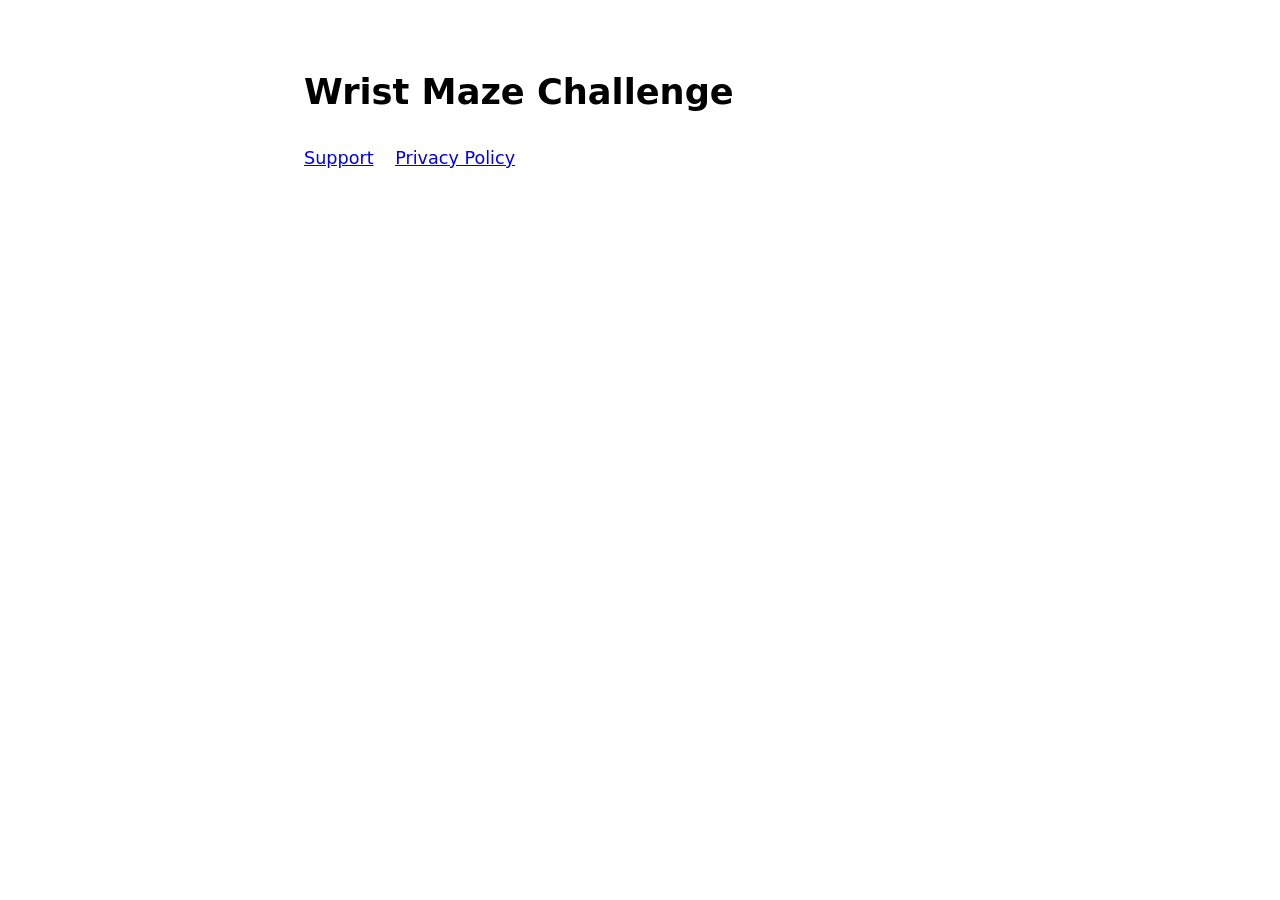
<file: index.html>
<!doctype html>
<html lang="en">
<head>
  <meta charset="utf-8">
  <meta name="viewport" content="width=device-width, initial-scale=1">
  <title>Wrist Maze Challenge by NinjaTom Apps</title>
  <link rel="canonical" href="https://ninjatomonline.github.io/nttd-wristmaze-site/">
  <style>
    body { margin: 4rem auto; max-width: 42rem; padding: 0 1.5rem; font: 1.1rem/1.6 system-ui, sans-serif; }
    a { margin-right: 1rem; }
  </style>
</head>
<body>
  <main>
    <h1>Wrist Maze Challenge</h1>
    <nav aria-label="App information">
      <a href="support.html">Support</a>
      <a href="privacy.html">Privacy Policy</a>
    </nav>
  </main>
</body>
</html>
</file>
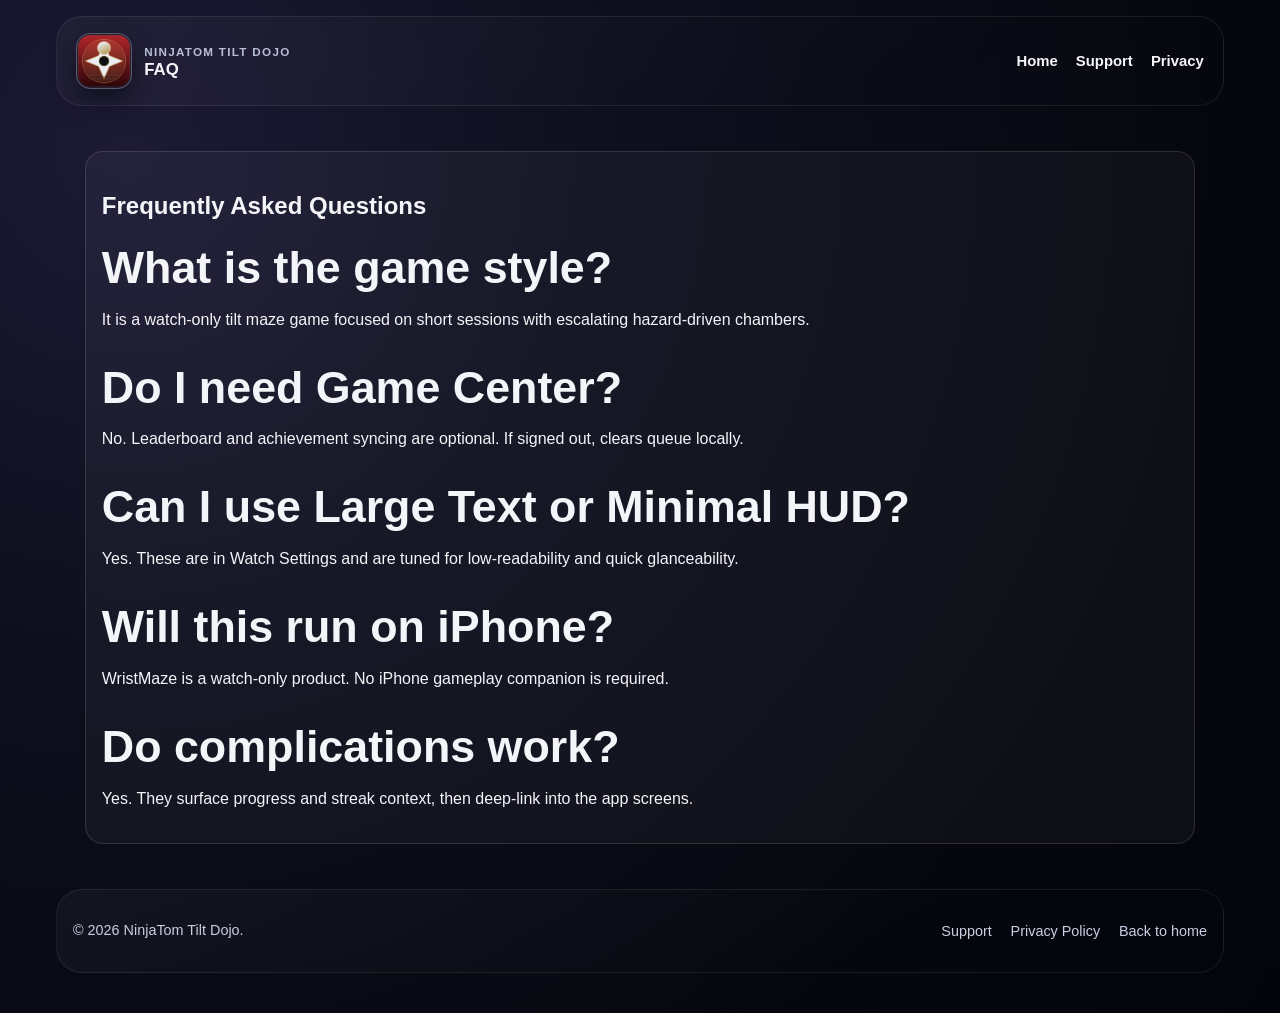
<file: faq.html>
<!doctype html>
<html lang="en">
  <head>
    <meta charset="UTF-8" />
    <meta name="viewport" content="width=device-width, initial-scale=1" />
    <title>FAQ | NinjaTom Tilt Dojo</title>
    <meta
      name="description"
      content="Frequently asked questions for NinjaTom Tilt Dojo: Wrist Maze Challenge, including Game Center, gameplay, and watch settings."
    />
    <link rel="icon" type="image/png" href="assets/app-icon.png" />
    <link rel="stylesheet" href="styles.css" />
  <link rel="canonical" href="https://ninjatomonline.github.io/nttd-wristmaze-site/faq.html">
</head>
  <body>
    <div class="ambient-shell">
      <div class="noise" aria-hidden="true"></div>
      <header class="site-header">
        <a class="brand" href="index.html" aria-label="NinjaTom home">
          <img src="assets/app-icon.png" alt="NinjaTom game icon" />
          <div>
            <p class="brand-kicker">NinjaTom Tilt Dojo</p>
            <h1>FAQ</h1>
          </div>
        </a>
        <nav aria-label="Primary">
          <a href="index.html">Home</a>
          <a href="support.html">Support</a>
          <a href="privacy.html">Privacy</a>
        </nav>
      </header>

      <main class="content-shell">
        <article class="doc-block">
          <h1>Frequently Asked Questions</h1>
          <div class="doc-grid">
            <article>
              <h2>What is the game style?</h2>
              <p>It is a watch-only tilt maze game focused on short sessions with escalating hazard-driven chambers.</p>
            </article>
            <article>
              <h2>Do I need Game Center?</h2>
              <p>No. Leaderboard and achievement syncing are optional. If signed out, clears queue locally.</p>
            </article>
            <article>
              <h2>Can I use Large Text or Minimal HUD?</h2>
              <p>Yes. These are in Watch Settings and are tuned for low-readability and quick glanceability.</p>
            </article>
            <article>
              <h2>Will this run on iPhone?</h2>
              <p>WristMaze is a watch-only product. No iPhone gameplay companion is required.</p>
            </article>
            <article>
              <h2>Do complications work?</h2>
              <p>Yes. They surface progress and streak context, then deep-link into the app screens.</p>
            </article>
          </div>
        </article>
      </main>

      <footer>
        <p>© <span id="copyright-year"></span> NinjaTom Tilt Dojo. </p>
        <div>
          <a href="support.html">Support</a>
          <a href="privacy.html">Privacy Policy</a>
          <a href="index.html">Back to home</a>
        </div>
      </footer>
    </div>
    <script>
      document.getElementById('copyright-year').textContent = new Date().getFullYear();
    </script>
  </body>
</html>
</file>
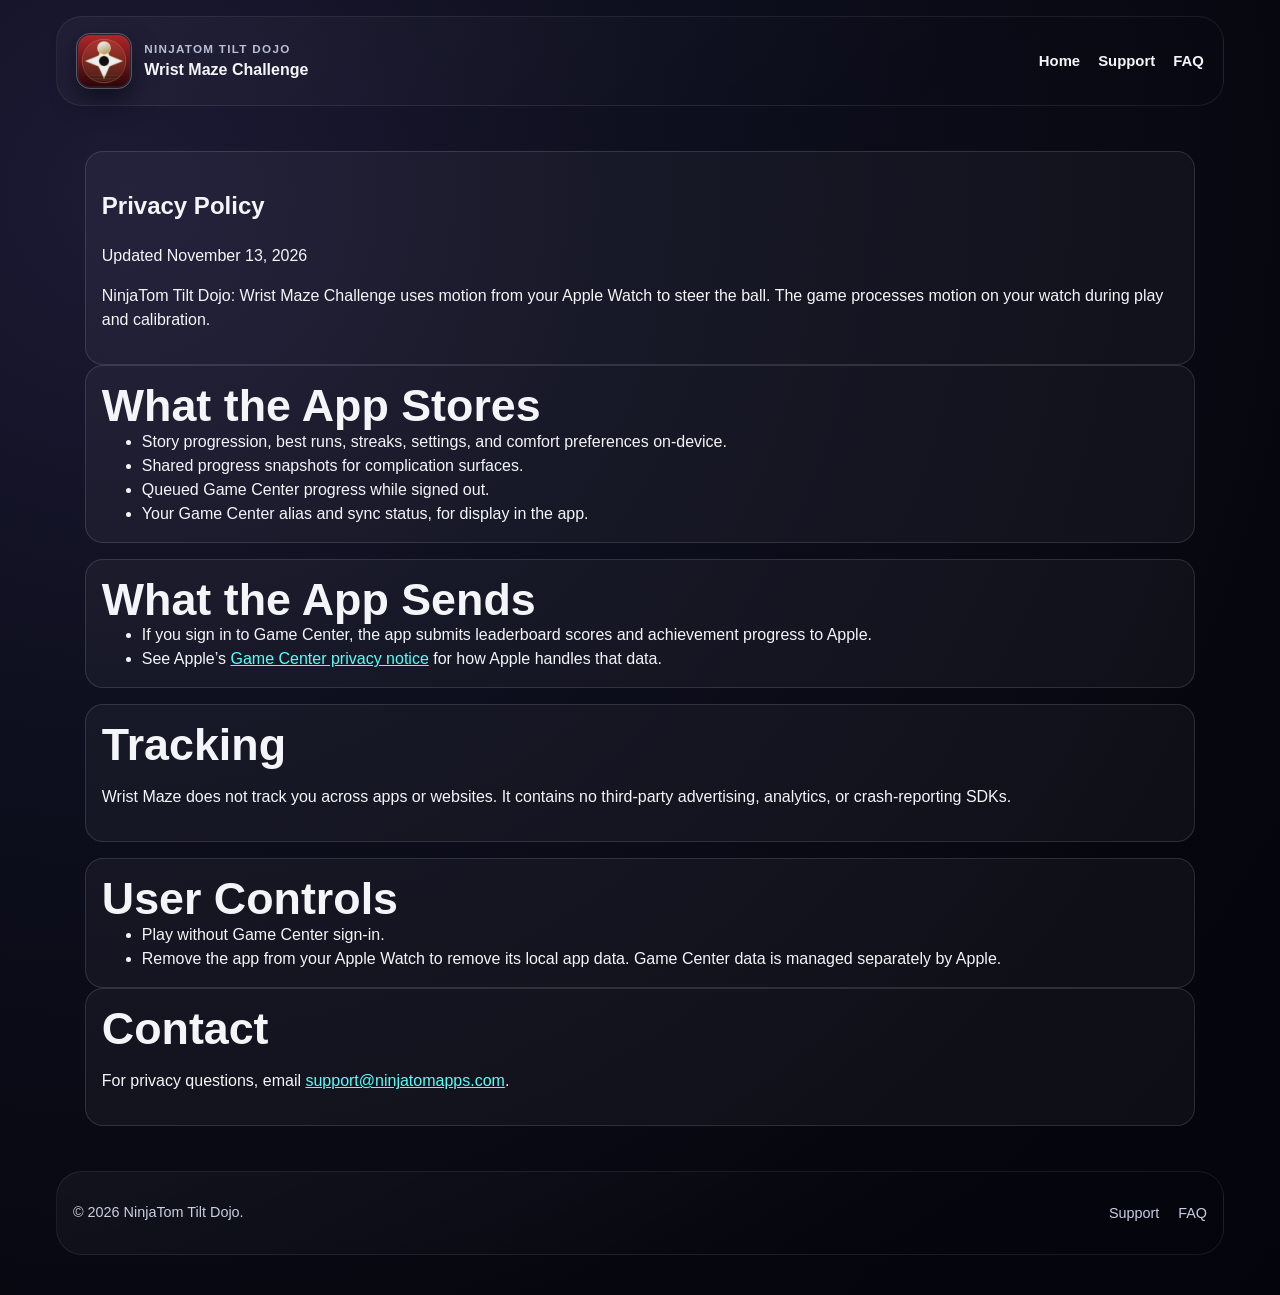
<file: privacy.html>
<!doctype html>
<html lang="en">
  <head>
    <meta charset="UTF-8" />
    <meta name="viewport" content="width=device-width, initial-scale=1" />
    <title>Privacy Policy | NinjaTom Tilt Dojo</title>
    <meta
      name="description"
      content="Privacy policy for NinjaTom Tilt Dojo: Wrist Maze Challenge with local-first defaults and optional Game Center sync."
    />
    <link rel="icon" type="image/png" href="assets/app-icon.png" />
    <link rel="stylesheet" href="styles.css" />
  <link rel="canonical" href="https://ninjatomonline.github.io/nttd-wristmaze-site/privacy.html">
</head>
  <body>
    <div class="ambient-shell">
      <div class="noise" aria-hidden="true"></div>
      <header class="site-header">
        <a class="brand" href="index.html" aria-label="NinjaTom home">
          <img src="assets/app-icon.png" alt="NinjaTom game icon" />
          <div>
            <p class="brand-kicker">NinjaTom Tilt Dojo</p>
            <strong>Wrist Maze Challenge</strong>
          </div>
        </a>
        <nav aria-label="Primary">
          <a href="index.html">Home</a>
          <a href="support.html">Support</a>
          <a href="faq.html">FAQ</a>
        </nav>
      </header>

      <main class="content-shell">
        <article class="doc-block">
          <h1>Privacy Policy</h1>
          <p>Updated November 13, 2026</p>
          <p>
            NinjaTom Tilt Dojo: Wrist Maze Challenge uses motion from your Apple Watch to steer the ball.
            The game processes motion on your watch during play and calibration.
          </p>
        </article>

        <div class="doc-grid">
          <article class="doc-block">
            <h2>What the App Stores</h2>
            <ul>
              <li>Story progression, best runs, streaks, settings, and comfort preferences on-device.</li>
              <li>Shared progress snapshots for complication surfaces.</li>
              <li>Queued Game Center progress while signed out.</li>
              <li>Your Game Center alias and sync status, for display in the app.</li>
            </ul>
          </article>

          <article class="doc-block">
            <h2>What the App Sends</h2>
            <ul>
              <li>If you sign in to Game Center, the app submits leaderboard scores and achievement progress to Apple.</li>
              <li>See Apple’s <a href="https://www.apple.com/legal/privacy/data/en/game-center/">Game Center privacy notice</a> for how Apple handles that data.</li>
            </ul>
          </article>

          <article class="doc-block">
            <h2>Tracking</h2>
            <p>Wrist Maze does not track you across apps or websites. It contains no third-party advertising, analytics, or crash-reporting SDKs.</p>
          </article>

          <article class="doc-block">
            <h2>User Controls</h2>
            <ul>
              <li>Play without Game Center sign-in.</li>
              <li>Remove the app from your Apple Watch to remove its local app data. Game Center data is managed separately by Apple.</li>
            </ul>
          </article>
        </div>

        <article class="doc-block">
          <h2>Contact</h2>
          <p>For privacy questions, email <a href="mailto:support@ninjatomapps.com?subject=Wrist%20Maze%20Challenge%20Privacy">support@ninjatomapps.com</a>.</p>
        </article>
      </main>

      <footer>
        <p>© <span id="copyright-year"></span> NinjaTom Tilt Dojo.</p>
        <div>
          <a href="support.html">Support</a>
          <a href="faq.html">FAQ</a>
        </div>
      </footer>
    </div>
    <script>
      document.getElementById('copyright-year').textContent = new Date().getFullYear();
    </script>
  </body>
</html>
</file>
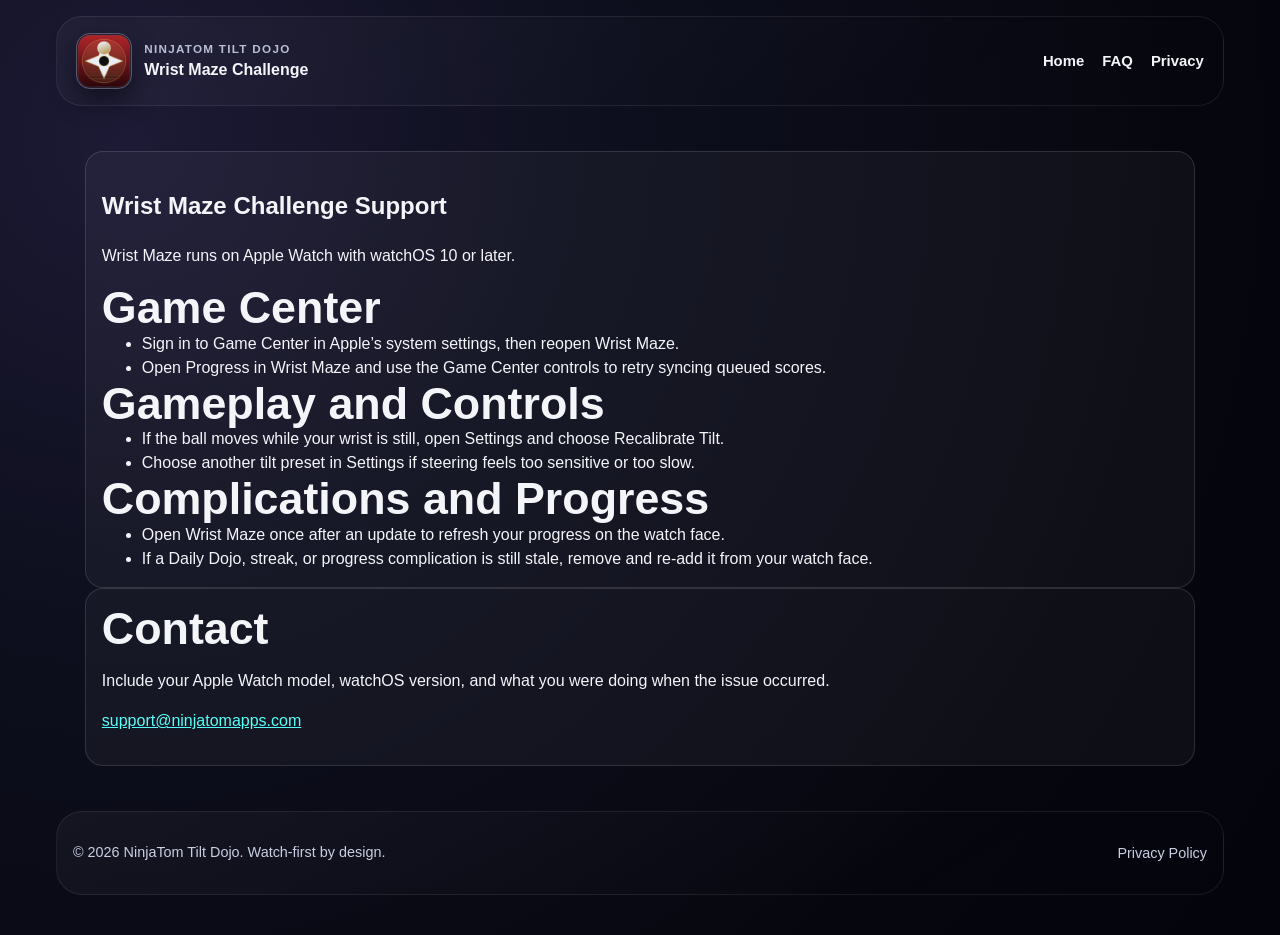
<file: support.html>
<!doctype html>
<html lang="en">
  <head>
    <meta charset="UTF-8" />
    <meta name="viewport" content="width=device-width, initial-scale=1" />
    <title>Support | NinjaTom Tilt Dojo</title>
    <meta
      name="description"
      content="Support for NinjaTom Tilt Dojo: Wrist Maze Challenge. Troubleshoot gameplay, Game Center, complications, and compatibility issues."
    />
    <link rel="icon" type="image/png" href="assets/app-icon.png" />
    <link rel="stylesheet" href="styles.css" />
  <link rel="canonical" href="https://ninjatomonline.github.io/nttd-wristmaze-site/support.html">
</head>
  <body>
    <div class="ambient-shell">
      <div class="noise" aria-hidden="true"></div>
      <header class="site-header">
        <a class="brand" href="index.html" aria-label="NinjaTom home">
          <img src="assets/app-icon.png" alt="NinjaTom game icon" />
          <div>
            <p class="brand-kicker">NinjaTom Tilt Dojo</p>
            <strong>Wrist Maze Challenge</strong>
          </div>
        </a>
        <nav aria-label="Primary">
          <a href="index.html">Home</a>
          <a href="faq.html">FAQ</a>
          <a href="privacy.html">Privacy</a>
        </nav>
      </header>

      <main class="content-shell">
        <article class="doc-block">
          <h1>Wrist Maze Challenge Support</h1>
          <p>Wrist Maze runs on Apple Watch with watchOS 10 or later.</p>

          <h2>Game Center</h2>
          <ul>
            <li>Sign in to Game Center in Apple’s system settings, then reopen Wrist Maze.</li>
            <li>Open Progress in Wrist Maze and use the Game Center controls to retry syncing queued scores.</li>
          </ul>

          <h2>Gameplay and Controls</h2>
          <ul>
            <li>If the ball moves while your wrist is still, open Settings and choose Recalibrate Tilt.</li>
            <li>Choose another tilt preset in Settings if steering feels too sensitive or too slow.</li>
          </ul>

          <h2>Complications and Progress</h2>
          <ul>
            <li>Open Wrist Maze once after an update to refresh your progress on the watch face.</li>
            <li>If a Daily Dojo, streak, or progress complication is still stale, remove and re-add it from your watch face.</li>
          </ul>
        </article>

        <article class="doc-block">
          <h2>Contact</h2>
          <p>Include your Apple Watch model, watchOS version, and what you were doing when the issue occurred.</p>
          <p><a href="mailto:support@ninjatomapps.com?subject=Wrist%20Maze%20Challenge%20Support">support@ninjatomapps.com</a></p>
        </article>
      </main>

      <footer>
        <p>© <span id="copyright-year"></span> NinjaTom Tilt Dojo. Watch-first by design.</p>
        <div>
          <a href="privacy.html">Privacy Policy</a>
        </div>
      </footer>
    </div>
    <script>
      document.getElementById('copyright-year').textContent = new Date().getFullYear();
    </script>
  </body>
</html>
</file>
<file: styles.css>
:root {
  --bg-ink: #090b10;
  --bg-lavender: #120f1f;
  --panel: rgba(255, 255, 255, 0.04);
  --panel-strong: rgba(255, 255, 255, 0.08);
  --text: #f4f5f9;
  --muted: #b8bed6;
  --accent-a: #57fff8;
  --accent-b: #8f7dff;
  --card-shadow: 0 20px 45px rgba(3, 5, 10, 0.55);

  --font-display: "Sora", "Avenir Next", "Segoe UI", sans-serif;
  --font-body: "Manrope", "Avenir", "San Francisco", "Segoe UI", sans-serif;

  --radius-xl: 26px;
  --radius-lg: 18px;
}

* {
  box-sizing: border-box;
}

html,
body {
  margin: 0;
  font-family: var(--font-body);
  color: var(--text);
  background: radial-gradient(circle at 10% 15%, #1d1a35 0%, #0f1020 30%, #06070e 75%, #04050c 100%);
  min-height: 100%;
}

body {
  line-height: 1.5;
}

.ambient-shell {
  position: relative;
  overflow-x: hidden;
  padding: 1rem 1rem 2.5rem;
  max-width: 1200px;
  margin: 0 auto;
}

.noise {
  position: fixed;
  inset: 0;
  z-index: 0;
  pointer-events: none;
  opacity: 0.08;
  background-image: radial-gradient(transparent 95%, rgba(255, 255, 255, 0.24) 96%), linear-gradient(0deg, rgba(255, 255, 255, 0.02), transparent 30%);
}

.ambient-shell > * {
  position: relative;
  z-index: 1;
}

.site-header,
.hero,
main > section,
footer {
  background: linear-gradient(150deg, var(--panel), transparent 80%);
  border: 1px solid rgba(255, 255, 255, 0.08);
  border-radius: var(--radius-xl);
}

.site-header {
  display: flex;
  justify-content: space-between;
  align-items: center;
  gap: 1rem;
  padding: 1rem 1.2rem;
  margin: 0 auto 1rem;
}

.brand {
  display: flex;
  align-items: center;
  text-decoration: none;
  color: inherit;
  gap: 0.75rem;
}

.brand img {
  width: 56px;
  height: 56px;
  border-radius: 14px;
  border: 1px solid rgba(255, 255, 255, 0.26);
  box-shadow: 0 12px 25px rgba(6, 9, 18, 0.6);
}

.brand-kicker {
  margin: 0;
  font-size: 0.73rem;
  text-transform: uppercase;
  letter-spacing: 0.11em;
  color: var(--muted);
  font-weight: 700;
}

.brand h1 {
  margin: 0;
  font-size: 1.05rem;
  font-family: var(--font-display);
  line-height: 1.1;
  font-weight: 700;
}

nav a {
  color: var(--text);
  text-decoration: none;
  margin-left: 0.85rem;
  font-size: 0.93rem;
  font-weight: 700;
}

nav a:hover {
  color: var(--accent-a);
}

.hero {
  display: grid;
  grid-template-columns: repeat(2, minmax(0, 1fr));
  gap: 1.25rem;
  padding: 2rem;
  align-items: center;
  margin-bottom: 1rem;
}

.eyebrow {
  margin: 0 0 0.7rem;
  letter-spacing: 0.12em;
  text-transform: uppercase;
  color: var(--accent-a);
  font-weight: 700;
  font-size: 0.76rem;
}

h2 {
  margin: 0;
  font-size: clamp(2rem, 4vw, 2.8rem);
  line-height: 1.07;
  font-family: var(--font-display);
}

.hero-subline {
  color: #ccd0e3;
  max-width: 65ch;
  margin: 1rem 0;
}

.cta-row {
  display: flex;
  gap: 0.7rem;
  margin: 1.05rem 0;
  flex-wrap: wrap;
}

.primary-cta,
.secondary-cta {
  display: inline-flex;
  align-items: center;
  justify-content: center;
  padding: 0.82rem 1.1rem;
  border-radius: 999px;
  font-weight: 700;
  font-family: var(--font-display);
  text-decoration: none;
}

.primary-cta {
  background: linear-gradient(90deg, var(--accent-a), var(--accent-b));
  color: #040714;
}

.secondary-cta {
  color: var(--text);
  border: 1px solid rgba(255, 255, 255, 0.35);
}

.highlights {
  list-style: none;
  padding: 0;
  margin: 1.4rem 0 0;
}

.highlights li {
  padding-left: 1rem;
  margin: 0.45rem 0;
  position: relative;
  color: #d9dded;
}

.highlights li::before {
  content: "";
  position: absolute;
  left: 0;
  top: 0.62rem;
  width: 0.45rem;
  height: 0.45rem;
  border-radius: 999px;
  background: linear-gradient(90deg, var(--accent-a), var(--accent-b));
}

.hero-visual {
  position: relative;
  min-height: 300px;
}

.hero-card {
  position: relative;
  border-radius: var(--radius-xl);
  overflow: hidden;
  border: 1px solid rgba(255, 255, 255, 0.18);
  background: var(--panel-strong);
  box-shadow: var(--card-shadow);
}

.hero-card-main {
  height: 100%;
}

.hero-card-main img {
  width: 100%;
  display: block;
  height: 100%;
  object-fit: cover;
  object-position: center;
  aspect-ratio: 4 / 5;
}

.hero-chip {
  position: absolute;
  background: linear-gradient(90deg, rgba(15, 15, 30, 0.95), rgba(15, 15, 30, 0.68));
  border: 1px solid rgba(255, 255, 255, 0.18);
  padding: 0.55rem 0.85rem;
  border-radius: 999px;
  font-size: 0.77rem;
  font-weight: 700;
  backdrop-filter: blur(8px);
}

.chip-top {
  top: 0.9rem;
  right: 0.9rem;
}

.chip-bottom {
  bottom: 1rem;
  left: 0.9rem;
}

h3 {
  margin: 0 0 1rem;
  font-family: var(--font-display);
  font-size: clamp(1.4rem, 2.4vw, 2rem);
}

main > section {
  padding: 1.5rem;
  margin-bottom: 1rem;
}

.screenshot-strip .gallery {
  display: grid;
  grid-template-columns: repeat(3, minmax(0, 1fr));
  gap: 0.85rem;
}

.shot {
  border-radius: var(--radius-lg);
  overflow: hidden;
  background: var(--panel);
  border: 1px solid rgba(255, 255, 255, 0.1);
}

.shot img {
  width: 100%;
  display: block;
  aspect-ratio: 9 / 16;
  object-fit: cover;
}

.shot div {
  padding: 0.9rem;
}

.shot-label {
  margin: 0;
  color: var(--accent-a);
  font-weight: 800;
  font-family: var(--font-display);
}

.shot p {
  margin: 0.35rem 0 0;
  color: #ccd0e3;
}

.feature-grid .cards {
  display: grid;
  gap: 0.9rem;
  grid-template-columns: repeat(4, minmax(0, 1fr));
}

.feature-card {
  padding: 1rem;
  border-radius: var(--radius-lg);
  background: var(--panel);
  border: 1px solid rgba(255, 255, 255, 0.1);
}

.feature-card span {
  color: #b4dff5;
  letter-spacing: 0.08em;
  font-size: 0.78rem;
  font-weight: 800;
}

.feature-card h4 {
  margin: 0.3rem 0 0.5rem;
  font-family: var(--font-display);
}

.feature-card p {
  margin: 0;
  color: #d0d4eb;
}

.split-trust {
  display: grid;
  grid-template-columns: 1.1fr 0.9fr;
  gap: 1.2rem;
}

.split-trust p {
  margin: 0.8rem 0;
}

.trust-bullets {
  align-self: center;
  background: linear-gradient(160deg, rgba(143, 125, 255, 0.14), rgba(87, 255, 248, 0.16));
  border-radius: var(--radius-lg);
  padding: 1.15rem;
  border: 1px solid rgba(255, 255, 255, 0.2);
}

.trust-bullets p {
  margin: 0.55rem 0;
}

.final-cta {
  text-align: center;
  display: grid;
  gap: 0.9rem;
  justify-items: center;
}

.final-cta p {
  margin: 0.2rem 0 0;
  color: var(--muted);
  font-weight: 700;
}

.final-cta .primary-cta {
  width: min(100%, 280px);
}

footer {
  padding: 1rem;
  display: flex;
  justify-content: space-between;
  align-items: center;
  gap: 0.8rem;
  flex-wrap: wrap;
}

footer p,
footer a {
  font-size: 0.9rem;
  color: #c9cee3;
}

footer a {
  text-decoration: none;
  margin-left: 0.9rem;
}

.content-shell {
  padding: 1.8rem;
  margin-bottom: 1rem;
}

.doc-grid {
  display: grid;
  grid-template-columns: 1fr;
  gap: 1rem;
}

.doc-block {
  background: var(--panel);
  border-radius: var(--radius-lg);
  border: 1px solid rgba(255, 255, 255, 0.12);
  padding: 1rem;
}

.doc-block h1,
.doc-block h2 {
  font-family: var(--font-display);
}

.doc-block a {
  color: var(--accent-a);
}

.meta-chip {
  display: inline-block;
  border-radius: 999px;
  border: 1px solid rgba(255, 255, 255, 0.2);
  padding: 0.25rem 0.6rem;
  color: var(--accent-a);
  margin-bottom: 0.7rem;
}

.doc-block ul {
  margin: 0;
}

@media (max-width: 940px) {
  .hero,
  .split-trust {
    grid-template-columns: 1fr;
  }

  .screenshot-strip .gallery,
  .feature-grid .cards {
    grid-template-columns: 1fr;
  }

  .site-header,
  nav {
    flex-direction: column;
    align-items: flex-start;
  }
}
</file>
